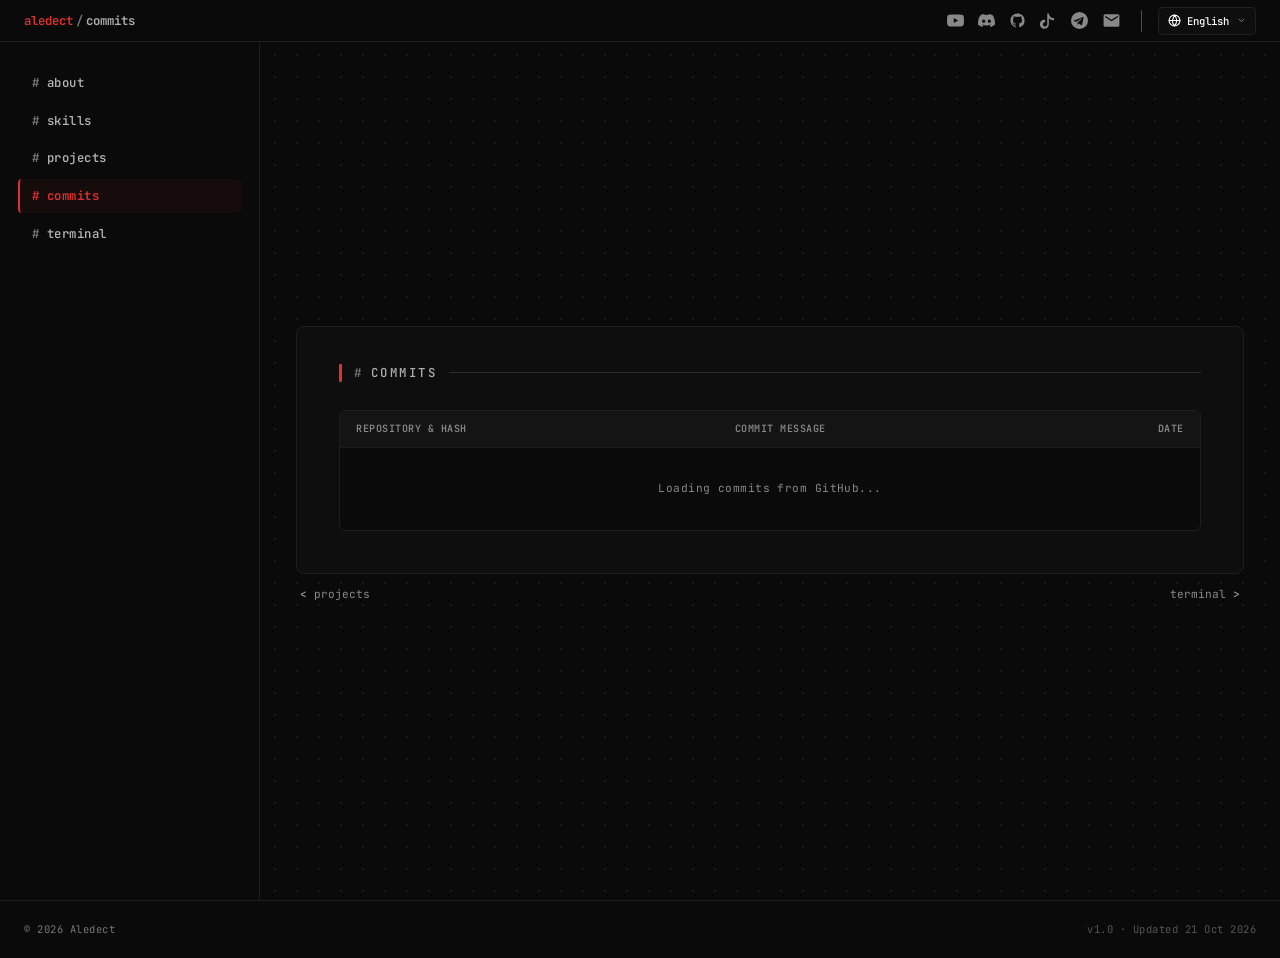
<file: commits.html>
<!DOCTYPE html>
<html lang="en">
<head>
  <meta charset="UTF-8">
  <meta name="viewport" content="width=device-width, initial-scale=1.0">
  <title>Aledect — Commits</title>
  <meta name="description" content="Recent commit history and development updates by Aledect.">

  <link rel="icon" type="image/png" href="images/favicon.png">
  <link rel="apple-touch-icon" href="images/favicon.png">

  <link rel="preconnect" href="https://fonts.googleapis.com">
  <link rel="preconnect" href="https://fonts.gstatic.com" crossorigin>
  <link href="https://fonts.googleapis.com/css2?family=JetBrains+Mono:ital,wght@0,300;0,400;0,500;0,600;0,700;1,400&family=Playfair+Display:ital,wght@0,400;0,500;0,600;0,700;1,400&display=swap" rel="stylesheet">
  
  <link rel="stylesheet" href="style.css">
</head>
<body>

  <a href="#main-content" class="skip-link">Skip to main content</a>

  <div id="google_translate_element" class="notranslate" style="display:none !important;"></div>

  <header class="top-navbar">
    <div class="nav-container">
      
      <div class="nav-brand">
        <a href="about.html" class="brand-link">
          <span class="brand-name">aledect</span><span class="brand-slash">/</span><span class="brand-sub" id="nav-brand-sub">commits</span>
        </a>
      </div>

      <div class="top-right-group">
        
        <nav class="top-social-icons" aria-label="Social Links">
          <a href="https://www.youtube.com/@Aledect" target="_blank" rel="noopener noreferrer" class="social-icon-btn" title="YouTube">
            <svg width="17" height="17" viewBox="0 0 24 24" fill="currentColor">
              <path d="M23.498 6.186a3.016 3.016 0 0 0-2.122-2.136C19.505 3.545 12 3.545 12 3.545s-7.505 0-9.377.505A3.017 3.017 0 0 0 .502 6.186C0 8.07 0 12 0 12s0 3.93.502 5.814a3.016 3.016 0 0 0 2.122 2.136c1.871.505 9.376.505 9.376.505s7.505 0 9.377-.505a3.015 3.015 0 0 0 2.122-2.136C24 15.93 24 12 24 12s0-3.93-.502-5.814zM9.545 15.568V8.432L15.818 12l-6.273 3.568z"/>
            </svg>
          </a>

          <a href="https://discord.com/invite/rMZPgAJvPF" target="_blank" rel="noopener noreferrer" class="social-icon-btn" title="Discord">
            <svg width="17" height="17" viewBox="0 0 24 24" fill="currentColor">
              <path d="M20.317 4.37a19.791 19.791 0 0 0-4.885-1.515.074.074 0 0 0-.079.037c-.21.375-.444.864-.608 1.25a18.27 18.27 0 0 0-5.487 0 12.64 12.64 0 0 0-.617-1.25.077.077 0 0 0-.079-.037A19.736 19.736 0 0 0 3.677 4.37a.07.07 0 0 0-.032.027C.533 9.046-.32 13.58.099 18.057a.082.082 0 0 0 .031.057 19.9 19.9 0 0 0 5.993 3.03.078.078 0 0 0 .084-.028c.462-.63.874-1.295 1.226-1.994.021-.041.001-.09-.041-.106a13.107 13.107 0 0 1-1.872-.892.077.077 0 0 1-.008-.128c.126-.093.252-.19.373-.287a.074.074 0 0 1 .077-.01c3.927 1.793 8.18 1.793 12.061 0a.074.074 0 0 1 .078.01c.12.098.246.198.373.288a.077.077 0 0 1-.006.127c-.598.347-1.22.646-1.873.894a.077.077 0 0 0-.041.107c.36.698.772 1.362 1.225 1.993a.076.076 0 0 0 .084.028 19.839 19.839 0 0 0 6.002-3.03.077.077 0 0 0 .032-.054c.5-5.177-.838-9.674-3.549-13.66a.061.061 0 0 0-.031-.028zM8.02 15.33c-1.183 0-2.157-1.085-2.157-2.419 0-1.333.956-2.419 2.157-2.419 1.21 0 2.176 1.096 2.157 2.42 0 1.333-.956 2.418-2.157 2.418zm7.975 0c-1.183 0-2.157-1.085-2.157-2.419 0-1.333.955-2.419 2.157-2.419 1.21 0 2.176 1.096 2.157 2.42 0 1.333-.946 2.418-2.157 2.418z"/>
            </svg>
          </a>

          <a href="https://github.com/beltraminoalessio" target="_blank" rel="noopener noreferrer" class="social-icon-btn" title="GitHub">
            <svg width="17" height="17" viewBox="0 0 24 24" fill="currentColor">
              <path fill-rule="evenodd" clip-rule="evenodd" d="M12 2C6.477 2 2 6.484 2 12.017c0 4.425 2.865 8.18 6.839 9.504.5.092.682-.217.682-.483 0-.237-.008-.868-.013-1.703-2.782.605-3.369-1.343-3.369-1.343-.454-1.158-1.11-1.466-1.11-1.466-.908-.62.069-.608.069-.608 1.003.07 1.53 1.032 1.53 1.032.892 1.53 2.341 1.088 2.91.832.092-.647.35-1.088.636-1.338-2.22-.253-4.555-1.113-4.555-4.951 0-1.093.39-1.988 1.029-2.688-.103-.253-.446-1.272.098-2.65 0 0 .84-.27 2.75 1.026A9.564 9.564 0 0112 6.844c.85.004 1.705.115 2.504.337 1.909-1.296 2.747-1.027 2.747-1.027.546 1.379.202 2.398.1 2.651.64.7 1.028 1.595 1.028 2.688 0 3.848-2.339 4.695-4.566 4.943.359.309.678.92.678 1.855 0 1.338-.012 2.419-.012 2.747 0 .268.18.58.688.482A10.019 10.019 0 0022 12.017C22 6.484 17.522 2 12 2z"/>
            </svg>
          </a>

          <a href="https://www.tiktok.com/@aledect" target="_blank" rel="noopener noreferrer" class="social-icon-btn" title="TikTok">
            <svg width="17" height="17" viewBox="0 0 24 24" fill="currentColor">
              <path d="M12.525 2.25c.062 2.32 1.36 4.3 3.327 5.342a7.1 7.1 0 0 0 3.848.888v3.3a10.36 10.36 0 0 1-3.847-.746 10.38 10.38 0 0 1-3.328-2.227v8.528a6.38 6.38 0 1 1-6.38-6.38c.376 0 .748.033 1.11.098v3.42a2.97 2.97 0 1 0-.022 5.922 2.98 2.98 0 0 0 2.972-2.98V2.25h2.32z"/>
            </svg>
          </a>

          <a href="https://t.me/aledect" target="_blank" rel="noopener noreferrer" class="social-icon-btn" title="Telegram">
            <svg width="17" height="17" viewBox="0 0 24 24" fill="currentColor">
              <path d="M11.944 0A12 12 0 0 0 0 12a12 12 0 0 0 12 12 12 12 0 0 0 12-12A12 12 0 0 0 11.944 0zm5.848 8.083l-2.127 10.03c-.158.718-.58.895-1.18.555l-3.243-2.39-1.564 1.506c-.174.174-.32.32-.655.32l.233-3.307 6.02-5.44c.262-.233-.057-.362-.407-.129l-7.44 4.685-3.206-1.003c-.697-.218-.71-.698.146-1.033l12.532-4.832c.58-.212 1.088.136.891 1.038z"/>
            </svg>
          </a>

          <a href="mailto:beltraminoalessio@gmail.com" class="social-icon-btn social-email" title="Email">
            <svg width="19" height="19" viewBox="0 0 24 24" fill="currentColor">
              <path d="M20 4H4c-1.1 0-1.99.9-1.99 2L2 18c0 1.1.9 2 2 2h16c1.1 0 2-.9 2-2V6c0-1.1-.9-2-2-2zm0 4l-8 5-8-5V6l8 5 8-5v2z"/>
            </svg>
          </a>
        </nav>

        <div class="top-nav-divider" aria-hidden="true"></div>

        <div class="custom-lang-container notranslate" id="lang-container">
          <button type="button" class="custom-lang-btn" id="lang-btn" aria-haspopup="listbox" aria-expanded="false">
            <svg class="globe-icon-svg" width="14" height="14" viewBox="0 0 24 24" fill="none" stroke="currentColor" stroke-width="2" stroke-linecap="round" stroke-linejoin="round">
              <circle cx="12" cy="12" r="10"></circle>
              <line x1="2" y1="12" x2="22" y2="12"></line>
              <path d="M12 2a15.3 15.3 0 0 1 4 10 15.3 15.3 0 0 1-4 10 15.3 15.3 0 0 1-4-10z"></path>
            </svg>
            <span class="selected-lang-label notranslate" id="current-lang-text">English</span>
            
            <svg class="dropdown-chevron-svg" width="10" height="10" viewBox="0 0 24 24" fill="none" stroke="currentColor" stroke-width="2.5" stroke-linecap="round" stroke-linejoin="round">
              <polyline points="6 9 12 15 18 9"></polyline>
            </svg>
          </button>

          <ul class="custom-dropdown-menu notranslate" id="lang-dropdown-menu" role="listbox">
            <li class="dropdown-item active notranslate" data-value="en">English</li>
            <li class="dropdown-item notranslate" data-value="it">Italiano</li>
            <li class="dropdown-item notranslate" data-value="es">Español</li>
            <li class="dropdown-item notranslate" data-value="de">Deutsch</li>
            <li class="dropdown-item notranslate" data-value="fr">Français</li>
            <li class="dropdown-item notranslate" data-value="pt">Português</li>
            <li class="dropdown-item notranslate" data-value="ru">Русский</li>
            <li class="dropdown-item notranslate" data-value="ja">日本語</li>
            <li class="dropdown-item notranslate" data-value="zh-CN">中文 (简体)</li>
            <li class="dropdown-item notranslate" data-value="ko">한국어</li>
            <li class="dropdown-item notranslate" data-value="ar">العربية</li>
            <li class="dropdown-item notranslate" data-value="tr">Türkçe</li>
            <li class="dropdown-item notranslate" data-value="nl">Nederlands</li>
            <li class="dropdown-item notranslate" data-value="pl">Polski</li>
            <li class="dropdown-item notranslate" data-value="sv">Svenska</li>
          </ul>
        </div>

      </div>
    </div>
  </header>

  <div class="app-layout">
    
    <aside class="sidebar" id="sidebar">
      <div class="sidebar-top">
        
        <nav class="nav" aria-label="Main Navigation">
          <a href="about.html" class="nav-link" data-section="about">
            <span class="nav-hash">#</span>about
          </a>
          <a href="skills.html" class="nav-link" data-section="skills">
            <span class="nav-hash">#</span>skills
          </a>
          <a href="projects.html" class="nav-link" data-section="projects">
            <span class="nav-hash">#</span>projects
          </a>
          <a href="commits.html" class="nav-link active" data-section="commits">
            <span class="nav-hash">#</span>commits
          </a>
          <a href="terminal.html" class="nav-link" data-section="terminal">
            <span class="nav-hash">#</span>terminal
          </a>
        </nav>

      </div>
    </aside>

    <div class="main-wrapper">
      <main class="main-content" id="main-content" tabindex="-1">

        <div class="content-frame">
          
          <section id="commits" class="section">
            <div class="section-header">
              <h2 class="section-title"><span class="nav-hash">#</span>commits</h2>
            </div>

            <div class="commits-table-wrap">
              <table class="commits-table">
                <thead>
                  <tr>
                    <th id="commits-th-repo">REPOSITORY & HASH</th>
                    <th id="commits-th-msg">COMMIT MESSAGE</th>
                    <th id="commits-th-date">DATE</th>
                  </tr>
                </thead>
                <tbody id="commits-tbody">
                  <tr id="commits-loading-row">
                    <td colspan="3" class="commits-status-cell">
                      <span class="commits-loading-text" id="commits-status-msg">Loading commits from GitHub...</span>
                    </td>
                  </tr>
                </tbody>
              </table>
            </div>
          </section>

        </div>

        <nav class="content-nav" aria-label="Section Navigation">
          <div class="content-nav-left">
            <a href="projects.html" class="content-nav-link prev">
              <span class="nav-arrow">&lt;</span>
              <span class="nav-label">projects</span>
            </a>
          </div>
          <div class="content-nav-right">
            <a href="terminal.html" class="content-nav-link next">
              <span class="nav-label">terminal</span>
              <span class="nav-arrow">&gt;</span>
            </a>
          </div>
        </nav>

      </main>
    </div>
  </div>

  <footer class="global-footer">
    <div class="global-footer-inner">
      <span class="footer-copyright">© 2026 Aledect</span>
      <span class="footer-version">v1.0 · Updated 21 Oct 2026</span>
    </div>
  </footer>

  <script src="script.js"></script>
</body>
</html>
</file>
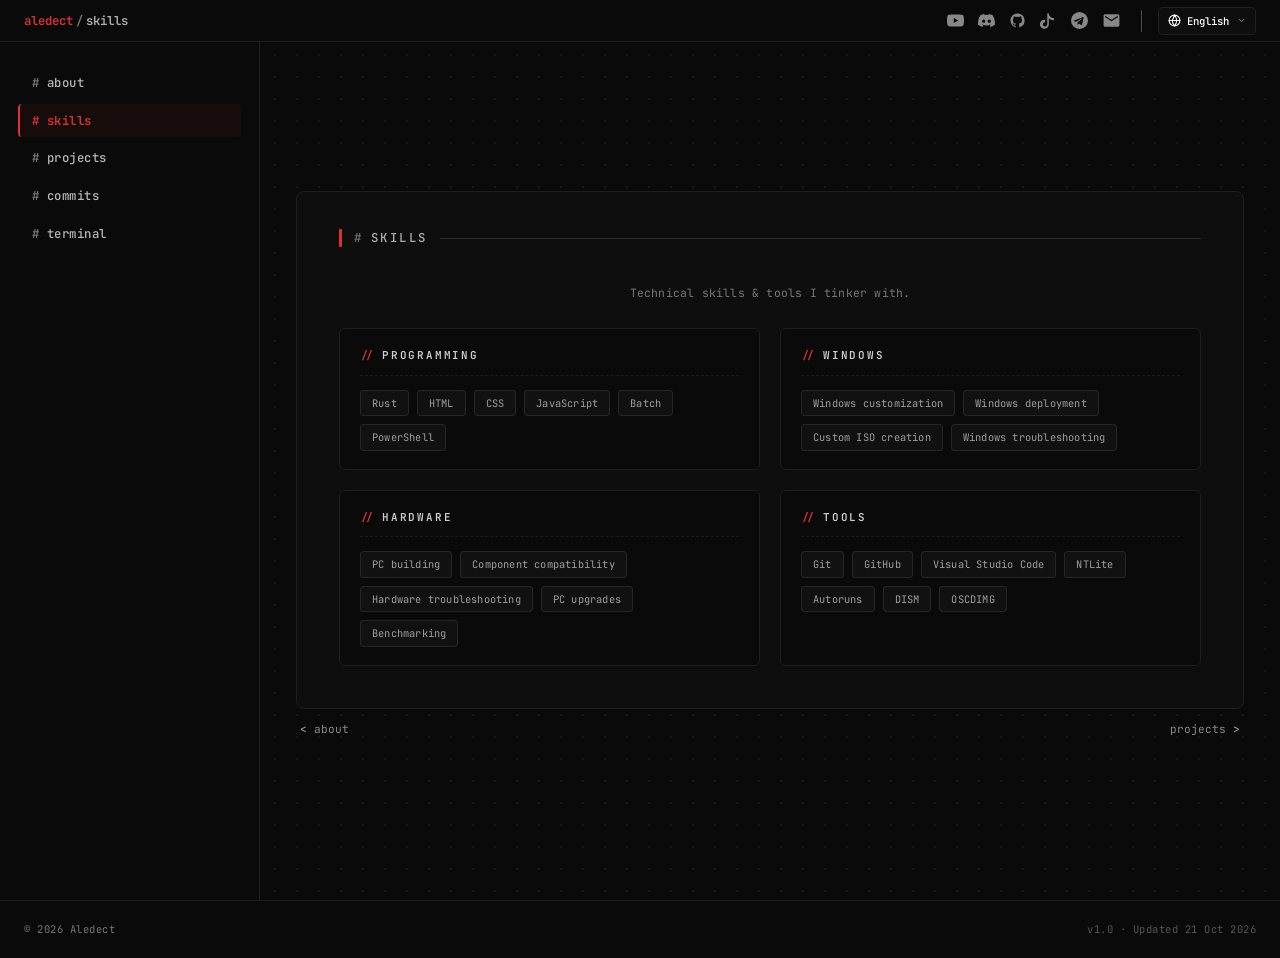
<file: skills.html>
<!DOCTYPE html>
<html lang="en">
<head>
  <meta charset="UTF-8">
  <meta name="viewport" content="width=device-width, initial-scale=1.0">
  <title>Aledect — Skills</title>
  <meta name="description" content="Technical skills, technologies, and tools used by Aledect.">

  <link rel="icon" type="image/png" href="images/favicon.png">
  <link rel="apple-touch-icon" href="images/favicon.png">

  <link rel="preconnect" href="https://fonts.googleapis.com">
  <link rel="preconnect" href="https://fonts.gstatic.com" crossorigin>
  <link href="https://fonts.googleapis.com/css2?family=JetBrains+Mono:ital,wght@0,300;0,400;0,500;0,600;0,700;1,400&family=Playfair+Display:ital,wght@0,400;0,500;0,600;0,700;1,400&display=swap" rel="stylesheet">
  
  <link rel="stylesheet" href="style.css">
</head>
<body>

  <a href="#main-content" class="skip-link">Skip to main content</a>

  <div id="google_translate_element" class="notranslate" style="display:none !important;"></div>

  <header class="top-navbar">
    <div class="nav-container">
      
      <div class="nav-brand">
        <a href="about.html" class="brand-link">
          <span class="brand-name">aledect</span><span class="brand-slash">/</span><span class="brand-sub" id="nav-brand-sub">skills</span>
        </a>
      </div>

      <div class="top-right-group">
        
        <nav class="top-social-icons" aria-label="Social Links">
          <a href="https://www.youtube.com/@Aledect" target="_blank" rel="noopener noreferrer" class="social-icon-btn" title="YouTube">
            <svg width="17" height="17" viewBox="0 0 24 24" fill="currentColor">
              <path d="M23.498 6.186a3.016 3.016 0 0 0-2.122-2.136C19.505 3.545 12 3.545 12 3.545s-7.505 0-9.377.505A3.017 3.017 0 0 0 .502 6.186C0 8.07 0 12 0 12s0 3.93.502 5.814a3.016 3.016 0 0 0 2.122 2.136c1.871.505 9.376.505 9.376.505s7.505 0 9.377-.505a3.015 3.015 0 0 0 2.122-2.136C24 15.93 24 12 24 12s0-3.93-.502-5.814zM9.545 15.568V8.432L15.818 12l-6.273 3.568z"/>
            </svg>
          </a>

          <a href="https://discord.com/invite/rMZPgAJvPF" target="_blank" rel="noopener noreferrer" class="social-icon-btn" title="Discord">
            <svg width="17" height="17" viewBox="0 0 24 24" fill="currentColor">
              <path d="M20.317 4.37a19.791 19.791 0 0 0-4.885-1.515.074.074 0 0 0-.079.037c-.21.375-.444.864-.608 1.25a18.27 18.27 0 0 0-5.487 0 12.64 12.64 0 0 0-.617-1.25.077.077 0 0 0-.079-.037A19.736 19.736 0 0 0 3.677 4.37a.07.07 0 0 0-.032.027C.533 9.046-.32 13.58.099 18.057a.082.082 0 0 0 .031.057 19.9 19.9 0 0 0 5.993 3.03.078.078 0 0 0 .084-.028c.462-.63.874-1.295 1.226-1.994.021-.041.001-.09-.041-.106a13.107 13.107 0 0 1-1.872-.892.077.077 0 0 1-.008-.128c.126-.093.252-.19.373-.287a.074.074 0 0 1 .077-.01c3.927 1.793 8.18 1.793 12.061 0a.074.074 0 0 1 .078.01c.12.098.246.198.373.288a.077.077 0 0 1-.006.127c-.598.347-1.22.646-1.873.894a.077.077 0 0 0-.041.107c.36.698.772 1.362 1.225 1.993a.076.076 0 0 0 .084.028 19.839 19.839 0 0 0 6.002-3.03.077.077 0 0 0 .032-.054c.5-5.177-.838-9.674-3.549-13.66a.061.061 0 0 0-.031-.028zM8.02 15.33c-1.183 0-2.157-1.085-2.157-2.419 0-1.333.956-2.419 2.157-2.419 1.21 0 2.176 1.096 2.157 2.42 0 1.333-.956 2.418-2.157 2.418zm7.975 0c-1.183 0-2.157-1.085-2.157-2.419 0-1.333.955-2.419 2.157-2.419 1.21 0 2.176 1.096 2.157 2.42 0 1.333-.946 2.418-2.157 2.418z"/>
            </svg>
          </a>

          <a href="https://github.com/beltraminoalessio" target="_blank" rel="noopener noreferrer" class="social-icon-btn" title="GitHub">
            <svg width="17" height="17" viewBox="0 0 24 24" fill="currentColor">
              <path fill-rule="evenodd" clip-rule="evenodd" d="M12 2C6.477 2 2 6.484 2 12.017c0 4.425 2.865 8.18 6.839 9.504.5.092.682-.217.682-.483 0-.237-.008-.868-.013-1.703-2.782.605-3.369-1.343-3.369-1.343-.454-1.158-1.11-1.466-1.11-1.466-.908-.62.069-.608.069-.608 1.003.07 1.53 1.032 1.53 1.032.892 1.53 2.341 1.088 2.91.832.092-.647.35-1.088.636-1.338-2.22-.253-4.555-1.113-4.555-4.951 0-1.093.39-1.988 1.029-2.688-.103-.253-.446-1.272.098-2.65 0 0 .84-.27 2.75 1.026A9.564 9.564 0 0112 6.844c.85.004 1.705.115 2.504.337 1.909-1.296 2.747-1.027 2.747-1.027.546 1.379.202 2.398.1 2.651.64.7 1.028 1.595 1.028 2.688 0 3.848-2.339 4.695-4.566 4.943.359.309.678.92.678 1.855 0 1.338-.012 2.419-.012 2.747 0 .268.18.58.688.482A10.019 10.019 0 0022 12.017C22 6.484 17.522 2 12 2z"/>
            </svg>
          </a>

          <a href="https://www.tiktok.com/@aledect" target="_blank" rel="noopener noreferrer" class="social-icon-btn" title="TikTok">
            <svg width="17" height="17" viewBox="0 0 24 24" fill="currentColor">
              <path d="M12.525 2.25c.062 2.32 1.36 4.3 3.327 5.342a7.1 7.1 0 0 0 3.848.888v3.3a10.36 10.36 0 0 1-3.847-.746 10.38 10.38 0 0 1-3.328-2.227v8.528a6.38 6.38 0 1 1-6.38-6.38c.376 0 .748.033 1.11.098v3.42a2.97 2.97 0 1 0-.022 5.922 2.98 2.98 0 0 0 2.972-2.98V2.25h2.32z"/>
            </svg>
          </a>

          <a href="https://t.me/aledect" target="_blank" rel="noopener noreferrer" class="social-icon-btn" title="Telegram">
            <svg width="17" height="17" viewBox="0 0 24 24" fill="currentColor">
              <path d="M11.944 0A12 12 0 0 0 0 12a12 12 0 0 0 12 12 12 12 0 0 0 12-12A12 12 0 0 0 11.944 0zm5.848 8.083l-2.127 10.03c-.158.718-.58.895-1.18.555l-3.243-2.39-1.564 1.506c-.174.174-.32.32-.655.32l.233-3.307 6.02-5.44c.262-.233-.057-.362-.407-.129l-7.44 4.685-3.206-1.003c-.697-.218-.71-.698.146-1.033l12.532-4.832c.58-.212 1.088.136.891 1.038z"/>
            </svg>
          </a>

          <a href="mailto:beltraminoalessio@gmail.com" class="social-icon-btn social-email" title="Email">
            <svg width="19" height="19" viewBox="0 0 24 24" fill="currentColor">
              <path d="M20 4H4c-1.1 0-1.99.9-1.99 2L2 18c0 1.1.9 2 2 2h16c1.1 0 2-.9 2-2V6c0-1.1-.9-2-2-2zm0 4l-8 5-8-5V6l8 5 8-5v2z"/>
            </svg>
          </a>
        </nav>

        <div class="top-nav-divider" aria-hidden="true"></div>

        <div class="custom-lang-container notranslate" id="lang-container">
          <button type="button" class="custom-lang-btn" id="lang-btn" aria-haspopup="listbox" aria-expanded="false">
            <svg class="globe-icon-svg" width="14" height="14" viewBox="0 0 24 24" fill="none" stroke="currentColor" stroke-width="2" stroke-linecap="round" stroke-linejoin="round">
              <circle cx="12" cy="12" r="10"></circle>
              <line x1="2" y1="12" x2="22" y2="12"></line>
              <path d="M12 2a15.3 15.3 0 0 1 4 10 15.3 15.3 0 0 1-4 10 15.3 15.3 0 0 1-4-10z"></path>
            </svg>
            <span class="selected-lang-label notranslate" id="current-lang-text">English</span>
            
            <svg class="dropdown-chevron-svg" width="10" height="10" viewBox="0 0 24 24" fill="none" stroke="currentColor" stroke-width="2.5" stroke-linecap="round" stroke-linejoin="round">
              <polyline points="6 9 12 15 18 9"></polyline>
            </svg>
          </button>

          <ul class="custom-dropdown-menu notranslate" id="lang-dropdown-menu" role="listbox">
            <li class="dropdown-item active notranslate" data-value="en">English</li>
            <li class="dropdown-item notranslate" data-value="it">Italiano</li>
            <li class="dropdown-item notranslate" data-value="es">Español</li>
            <li class="dropdown-item notranslate" data-value="de">Deutsch</li>
            <li class="dropdown-item notranslate" data-value="fr">Français</li>
            <li class="dropdown-item notranslate" data-value="pt">Português</li>
            <li class="dropdown-item notranslate" data-value="ru">Русский</li>
            <li class="dropdown-item notranslate" data-value="ja">日本語</li>
            <li class="dropdown-item notranslate" data-value="zh-CN">中文 (简体)</li>
            <li class="dropdown-item notranslate" data-value="ko">한국어</li>
            <li class="dropdown-item notranslate" data-value="ar">العربية</li>
            <li class="dropdown-item notranslate" data-value="tr">Türkçe</li>
            <li class="dropdown-item notranslate" data-value="nl">Nederlands</li>
            <li class="dropdown-item notranslate" data-value="pl">Polski</li>
            <li class="dropdown-item notranslate" data-value="sv">Svenska</li>
          </ul>
        </div>

      </div>
    </div>
  </header>

  <div class="app-layout">
    
    <aside class="sidebar" id="sidebar">
      <div class="sidebar-top">
        
        <nav class="nav" aria-label="Main Navigation">
          <a href="about.html" class="nav-link" data-section="about">
            <span class="nav-hash">#</span>about
          </a>
          <a href="skills.html" class="nav-link active" data-section="skills">
            <span class="nav-hash">#</span>skills
          </a>
          <a href="projects.html" class="nav-link" data-section="projects">
            <span class="nav-hash">#</span>projects
          </a>
          <a href="commits.html" class="nav-link" data-section="commits">
            <span class="nav-hash">#</span>commits
          </a>
          <a href="terminal.html" class="nav-link" data-section="terminal">
            <span class="nav-hash">#</span>terminal
          </a>
        </nav>

      </div>
    </aside>

    <div class="main-wrapper">
      <main class="main-content" id="main-content" tabindex="-1">

        <div class="content-frame">
          
          <section id="skills" class="section section-skills">
            <div class="section-header">
              <h2 class="section-title"><span class="nav-hash">#</span>skills</h2>
            </div>

            <p class="section-subtitle" id="skills-subtitle">Technical skills & tools I tinker with.</p>


            <div class="skills-grid">
              
              <div class="skills-category-card">
                <div class="skills-category-header">
                  <span class="skills-category-hash">//</span>
                  <h3 class="skills-category-title" id="cat-prog-title">PROGRAMMING</h3>
                </div>
                <div class="skills-chips-wrap">
                  <span class="skill-chip">Rust</span>
                  <span class="skill-chip">HTML</span>
                  <span class="skill-chip">CSS</span>
                  <span class="skill-chip">JavaScript</span>
                  <span class="skill-chip">Batch</span>
                  <span class="skill-chip">PowerShell</span>
                </div>
              </div>

              <div class="skills-category-card">
                <div class="skills-category-header">
                  <span class="skills-category-hash">//</span>
                  <h3 class="skills-category-title" id="cat-win-title">WINDOWS</h3>
                </div>
                <div class="skills-chips-wrap">
                  <span class="skill-chip">Windows customization</span>
                  <span class="skill-chip">Windows deployment</span>
                  <span class="skill-chip">Custom ISO creation</span>
                  <span class="skill-chip">Windows troubleshooting</span>
                </div>
              </div>

              <div class="skills-category-card">
                <div class="skills-category-header">
                  <span class="skills-category-hash">//</span>
                  <h3 class="skills-category-title" id="cat-hw-title">HARDWARE</h3>
                </div>
                <div class="skills-chips-wrap">
                  <span class="skill-chip">PC building</span>
                  <span class="skill-chip">Component compatibility</span>
                  <span class="skill-chip">Hardware troubleshooting</span>
                  <span class="skill-chip">PC upgrades</span>
                  <span class="skill-chip">Benchmarking</span>
                </div>
              </div>

              <div class="skills-category-card">
                <div class="skills-category-header">
                  <span class="skills-category-hash">//</span>
                  <h3 class="skills-category-title" id="cat-tools-title">TOOLS</h3>
                </div>
                <div class="skills-chips-wrap">
                  <span class="skill-chip">Git</span>
                  <span class="skill-chip">GitHub</span>
                  <span class="skill-chip">Visual Studio Code</span>
                  <span class="skill-chip">NTLite</span>
                  <span class="skill-chip">Autoruns</span>
                  <span class="skill-chip">DISM</span>
                  <span class="skill-chip">OSCDIMG</span>
                </div>
              </div>

            </div>
          </section>

        </div>

        <nav class="content-nav" aria-label="Section Navigation">
          <div class="content-nav-left">
            <a href="about.html" class="content-nav-link prev">
              <span class="nav-arrow">&lt;</span>
              <span class="nav-label">about</span>
            </a>
          </div>
          <div class="content-nav-right">
            <a href="projects.html" class="content-nav-link next">
              <span class="nav-label">projects</span>
              <span class="nav-arrow">&gt;</span>
            </a>
          </div>
        </nav>

      </main>
    </div>
  </div>

  <footer class="global-footer">
    <div class="global-footer-inner">
      <span class="footer-copyright">© 2026 Aledect</span>
      <span class="footer-version">v1.0 · Updated 21 Oct 2026</span>
    </div>
  </footer>

  <script src="script.js"></script>
</body>
</html>
</file>
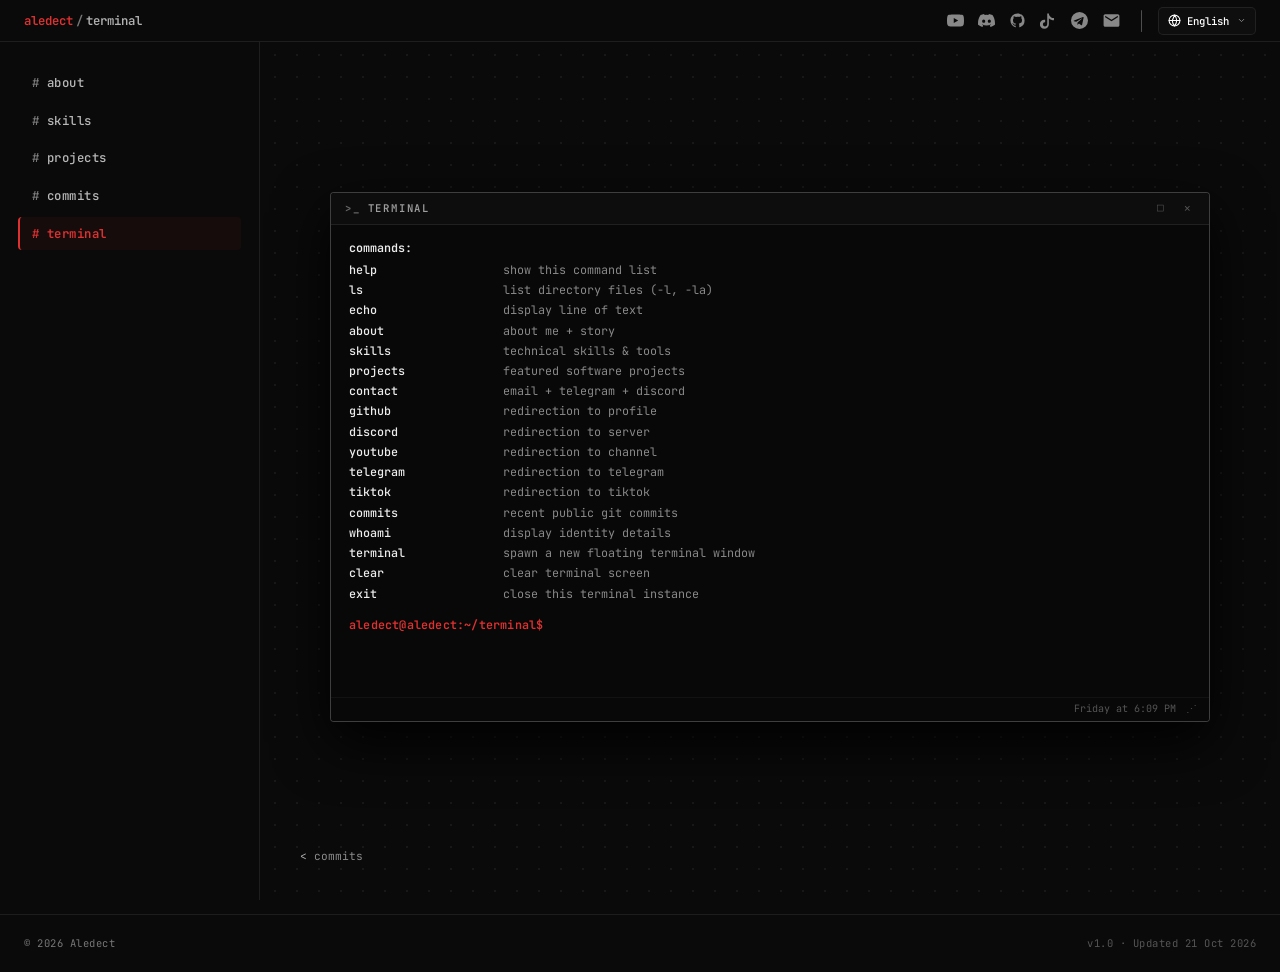
<file: terminal.html>
<!DOCTYPE html>
<html lang="en">
<head>
  <meta charset="UTF-8">
  <meta name="viewport" content="width=device-width, initial-scale=1.0">
  <title>Aledect — Terminal</title>
  <meta name="description" content="Interactive Minimal Linux Terminal CLI for Aledect. Explore info, social links, system specs, and commands.">

  <link rel="icon" type="image/png" href="images/favicon.png">
  <link rel="apple-touch-icon" href="images/favicon.png">

  <link rel="preconnect" href="https://fonts.googleapis.com">
  <link rel="preconnect" href="https://fonts.gstatic.com" crossorigin>
  <link href="https://fonts.googleapis.com/css2?family=JetBrains+Mono:ital,wght@0,300;0,400;0,500;0,600;0,700;1,400&family=Playfair+Display:ital,wght@0,400;0,500;0,600;0,700;1,400&display=swap" rel="stylesheet">
  
  <link rel="stylesheet" href="style.css">
</head>
<body>

  <a href="#main-content" class="skip-link">Skip to main content</a>

  <div id="google_translate_element" class="notranslate" style="display:none !important;"></div>

  <header class="top-navbar">
    <div class="nav-container">
      
      <div class="nav-brand">
        <a href="about.html" class="brand-link">
          <span class="brand-name">aledect</span><span class="brand-slash">/</span><span class="brand-sub" id="nav-brand-sub">terminal</span>
        </a>
      </div>

      <div class="top-right-group">
        
        <nav class="top-social-icons" aria-label="Social Links">
          <a href="https://www.youtube.com/@Aledect" target="_blank" rel="noopener noreferrer" class="social-icon-btn" title="YouTube">
            <svg width="17" height="17" viewBox="0 0 24 24" fill="currentColor">
              <path d="M23.498 6.186a3.016 3.016 0 0 0-2.122-2.136C19.505 3.545 12 3.545 12 3.545s-7.505 0-9.377.505A3.017 3.017 0 0 0 .502 6.186C0 8.07 0 12 0 12s0 3.93.502 5.814a3.016 3.016 0 0 0 2.122 2.136c1.871.505 9.376.505 9.376.505s7.505 0 9.377-.505a3.015 3.015 0 0 0 2.122-2.136C24 15.93 24 12 24 12s0-3.93-.502-5.814zM9.545 15.568V8.432L15.818 12l-6.273 3.568z"/>
            </svg>
          </a>

          <a href="https://discord.com/invite/rMZPgAJvPF" target="_blank" rel="noopener noreferrer" class="social-icon-btn" title="Discord">
            <svg width="17" height="17" viewBox="0 0 24 24" fill="currentColor">
              <path d="M20.317 4.37a19.791 19.791 0 0 0-4.885-1.515.074.074 0 0 0-.079.037c-.21.375-.444.864-.608 1.25a18.27 18.27 0 0 0-5.487 0 12.64 12.64 0 0 0-.617-1.25.077.077 0 0 0-.079-.037A19.736 19.736 0 0 0 3.677 4.37a.07.07 0 0 0-.032.027C.533 9.046-.32 13.58.099 18.057a.082.082 0 0 0 .031.057 19.9 19.9 0 0 0 5.993 3.03.078.078 0 0 0 .084-.028c.462-.63.874-1.295 1.226-1.994.021-.041.001-.09-.041-.106a13.107 13.107 0 0 1-1.872-.892.077.077 0 0 1-.008-.128c.126-.093.252-.19.373-.287a.074.074 0 0 1 .077-.01c3.927 1.793 8.18 1.793 12.061 0a.074.074 0 0 1 .078.01c.12.098.246.198.373.288a.077.077 0 0 1-.006.127c-.598.347-1.22.646-1.873.894a.077.077 0 0 0-.041.107c.36.698.772 1.362 1.225 1.993a.076.076 0 0 0 .084.028 19.839 19.839 0 0 0 6.002-3.03.077.077 0 0 0 .032-.054c.5-5.177-.838-9.674-3.549-13.66a.061.061 0 0 0-.031-.028zM8.02 15.33c-1.183 0-2.157-1.085-2.157-2.419 0-1.333.956-2.419 2.157-2.419 1.21 0 2.176 1.096 2.157 2.42 0 1.333-.956 2.418-2.157 2.418zm7.975 0c-1.183 0-2.157-1.085-2.157-2.419 0-1.333.955-2.419 2.157-2.419 1.21 0 2.176 1.096 2.157 2.42 0 1.333-.946 2.418-2.157 2.418z"/>
            </svg>
          </a>

          <a href="https://github.com/beltraminoalessio" target="_blank" rel="noopener noreferrer" class="social-icon-btn" title="GitHub">
            <svg width="17" height="17" viewBox="0 0 24 24" fill="currentColor">
              <path fill-rule="evenodd" clip-rule="evenodd" d="M12 2C6.477 2 2 6.484 2 12.017c0 4.425 2.865 8.18 6.839 9.504.5.092.682-.217.682-.483 0-.237-.008-.868-.013-1.703-2.782.605-3.369-1.343-3.369-1.343-.454-1.158-1.11-1.466-1.11-1.466-.908-.62.069-.608.069-.608 1.003.07 1.53 1.032 1.53 1.032.892 1.53 2.341 1.088 2.91.832.092-.647.35-1.088.636-1.338-2.22-.253-4.555-1.113-4.555-4.951 0-1.093.39-1.988 1.029-2.688-.103-.253-.446-1.272.098-2.65 0 0 .84-.27 2.75 1.026A9.564 9.564 0 0112 6.844c.85.004 1.705.115 2.504.337 1.909-1.296 2.747-1.027 2.747-1.027.546 1.379.202 2.398.1 2.651.64.7 1.028 1.595 1.028 2.688 0 3.848-2.339 4.695-4.566 4.943.359.309.678.92.678 1.855 0 1.338-.012 2.419-.012 2.747 0 .268.18.58.688.482A10.019 10.019 0 0022 12.017C22 6.484 17.522 2 12 2z"/>
            </svg>
          </a>

          <a href="https://www.tiktok.com/@aledect" target="_blank" rel="noopener noreferrer" class="social-icon-btn" title="TikTok">
            <svg width="17" height="17" viewBox="0 0 24 24" fill="currentColor">
              <path d="M12.525 2.25c.062 2.32 1.36 4.3 3.327 5.342a7.1 7.1 0 0 0 3.848.888v3.3a10.36 10.36 0 0 1-3.847-.746 10.38 10.38 0 0 1-3.328-2.227v8.528a6.38 6.38 0 1 1-6.38-6.38c.376 0 .748.033 1.11.098v3.42a2.97 2.97 0 1 0-.022 5.922 2.98 2.98 0 0 0 2.972-2.98V2.25h2.32z"/>
            </svg>
          </a>

          <a href="https://t.me/aledect" target="_blank" rel="noopener noreferrer" class="social-icon-btn" title="Telegram">
            <svg width="17" height="17" viewBox="0 0 24 24" fill="currentColor">
              <path d="M11.944 0A12 12 0 0 0 0 12a12 12 0 0 0 12 12 12 12 0 0 0 12-12A12 12 0 0 0 11.944 0zm5.848 8.083l-2.127 10.03c-.158.718-.58.895-1.18.555l-3.243-2.39-1.564 1.506c-.174.174-.32.32-.655.32l.233-3.307 6.02-5.44c.262-.233-.057-.362-.407-.129l-7.44 4.685-3.206-1.003c-.697-.218-.71-.698.146-1.033l12.532-4.832c.58-.212 1.088.136.891 1.038z"/>
            </svg>
          </a>

          <a href="mailto:beltraminoalessio@gmail.com" class="social-icon-btn social-email" title="Email">
            <svg width="19" height="19" viewBox="0 0 24 24" fill="currentColor">
              <path d="M20 4H4c-1.1 0-1.99.9-1.99 2L2 18c0 1.1.9 2 2 2h16c1.1 0 2-.9 2-2V6c0-1.1-.9-2-2-2zm0 4l-8 5-8-5V6l8 5 8-5v2z"/>
            </svg>
          </a>
        </nav>

        <div class="top-nav-divider" aria-hidden="true"></div>

        <div class="custom-lang-container notranslate" id="lang-container">
          <button type="button" class="custom-lang-btn" id="lang-btn" aria-haspopup="listbox" aria-expanded="false">
            <svg class="globe-icon-svg" width="14" height="14" viewBox="0 0 24 24" fill="none" stroke="currentColor" stroke-width="2" stroke-linecap="round" stroke-linejoin="round">
              <circle cx="12" cy="12" r="10"></circle>
              <line x1="2" y1="12" x2="22" y2="12"></line>
              <path d="M12 2a15.3 15.3 0 0 1 4 10 15.3 15.3 0 0 1-4 10 15.3 15.3 0 0 1-4-10z"></path>
            </svg>
            <span class="selected-lang-label notranslate" id="current-lang-text">English</span>
            
            <svg class="dropdown-chevron-svg" width="10" height="10" viewBox="0 0 24 24" fill="none" stroke="currentColor" stroke-width="2.5" stroke-linecap="round" stroke-linejoin="round">
              <polyline points="6 9 12 15 18 9"></polyline>
            </svg>
          </button>

          <ul class="custom-dropdown-menu notranslate" id="lang-dropdown-menu" role="listbox">
            <li class="dropdown-item active notranslate" data-value="en">English</li>
            <li class="dropdown-item notranslate" data-value="it">Italiano</li>
            <li class="dropdown-item notranslate" data-value="es">Español</li>
            <li class="dropdown-item notranslate" data-value="de">Deutsch</li>
            <li class="dropdown-item notranslate" data-value="fr">Français</li>
            <li class="dropdown-item notranslate" data-value="pt">Português</li>
            <li class="dropdown-item notranslate" data-value="ru">Русский</li>
            <li class="dropdown-item notranslate" data-value="ja">日本語</li>
            <li class="dropdown-item notranslate" data-value="zh-CN">中文 (简体)</li>
            <li class="dropdown-item notranslate" data-value="ko">한국어</li>
            <li class="dropdown-item notranslate" data-value="ar">العربية</li>
            <li class="dropdown-item notranslate" data-value="tr">Türkçe</li>
            <li class="dropdown-item notranslate" data-value="nl">Nederlands</li>
            <li class="dropdown-item notranslate" data-value="pl">Polski</li>
            <li class="dropdown-item notranslate" data-value="sv">Svenska</li>
          </ul>
        </div>

      </div>
    </div>
  </header>

  <div class="app-layout">
    
    <aside class="sidebar" id="sidebar">
      <div class="sidebar-top">
        
        <nav class="nav" aria-label="Main Navigation">
          <a href="about.html" class="nav-link" data-section="about">
            <span class="nav-hash">#</span>about
          </a>
          <a href="skills.html" class="nav-link" data-section="skills">
            <span class="nav-hash">#</span>skills
          </a>
          <a href="projects.html" class="nav-link" data-section="projects">
            <span class="nav-hash">#</span>projects
          </a>
          <a href="commits.html" class="nav-link" data-section="commits">
            <span class="nav-hash">#</span>commits
          </a>
          <a href="terminal.html" class="nav-link active" data-section="terminal">
            <span class="nav-hash">#</span>terminal
          </a>
        </nav>

      </div>
    </aside>

    <div class="main-wrapper">
      <main class="main-content" id="main-content" tabindex="-1">

        <div class="terminal-workspace notranslate" id="terminal-workspace" translate="no"></div>

        <nav class="content-nav" aria-label="Section Navigation">
          <div class="content-nav-left">
            <a href="commits.html" class="content-nav-link prev">
              <span class="nav-arrow">&lt;</span>
              <span class="nav-label">commits</span>
            </a>
          </div>
          <div class="content-nav-right"></div>
        </nav>

      </main>
    </div>
  </div>

  <footer class="global-footer">
    <div class="global-footer-inner">
      <span class="footer-copyright">© 2026 Aledect</span>
      <span class="footer-version">v1.0 · Updated 21 Oct 2026</span>
    </div>
  </footer>

  <script src="script.js"></script>
</body>
</html>
</file>
<file: style.css>
:root {
  --bg:           #0a0a0a;
  --surface:      #0e0e0e;
  --surface2:     #141414;
  --border:       #1e1e1e;
  --border-hover: #333333;
  --text:         #ededed;
  --text-muted:   #888888;
  --muted-dark:   #555555;
  --accent:       #E03131;
  --brand-cyan:   #E03131;

  --navbar-height: 42px;
  --sidebar-width: 260px;
  --font-mono: 'JetBrains Mono', Consolas, Monaco, monospace;
  --font-serif: 'Playfair Display', Georgia, 'Times New Roman', serif;
  --transition-fast: all 150ms ease;
}

*, *::before, *::after {
  box-sizing: border-box;
  margin: 0;
  padding: 0;
}

html {
  scroll-behavior: smooth;
  background-color: var(--bg);
  color: var(--text);
  font-family: var(--font-mono);
  font-size: 14px;
  line-height: 1.6;
}

body {
  background-color: #0a0a0a;
  background-image: radial-gradient(circle, rgba(255, 255, 255, 0.06) 1px, transparent 1px);
  background-size: 22px 22px;
  background-position: 0 0;
  background-attachment: fixed;
  min-height: 100vh;
  display: flex;
  flex-direction: column;
  overflow-x: hidden;
  color: var(--text);
  top: 0px !important;
  position: static !important;
}

a {
  color: inherit;
  text-decoration: none;
  transition: var(--transition-fast);
}

/* Focus management: suppress outline on programmatic targets, retain on interactive controls */
.skip-link {
  position: fixed;
  top: -100px;
  left: 16px;
  background-color: var(--accent);
  color: #ffffff;
  padding: 8px 16px;
  z-index: 10000;
  font-family: var(--font-mono);
  font-size: 0.8rem;
  font-weight: 600;
  border-radius: 4px;
  transition: top 150ms ease;
  text-decoration: none;
  box-shadow: 0 4px 12px rgba(0, 0, 0, 0.5);
}

.skip-link:focus,
.skip-link:focus-visible {
  top: 8px;
  outline: 2px solid #ffffff;
  outline-offset: 2px;
}

:focus:not(:focus-visible) {
  outline: none;
}

main:focus,
main:focus-visible,
section:focus,
section:focus-visible,
article:focus,
article:focus-visible,
aside:focus,
aside:focus-visible,
div:focus,
div:focus-visible,
body:focus,
body:focus-visible,
[tabindex="-1"]:focus,
[tabindex="-1"]:focus-visible,
.main-content:focus,
.main-content:focus-visible,
.main-wrapper:focus,
.main-wrapper:focus-visible,
.terminal-workspace:focus,
.terminal-workspace:focus-visible,
.minimal-term-window:focus,
.minimal-term-window:focus-visible,
.term-body:focus,
.term-body:focus-visible {
  outline: none !important;
}

a:focus-visible,
button:focus-visible,
input:focus-visible,
select:focus-visible,
textarea:focus-visible,
[role="button"]:focus-visible,
[role="link"]:focus-visible,
[role="menuitem"]:focus-visible,
[role="option"]:focus-visible,
[tabindex]:not([tabindex="-1"]):focus-visible {
  outline: 2px solid var(--accent);
  outline-offset: 2px;
  border-radius: 3px;
}

.nav-link:focus-visible {
  outline: 2px solid var(--accent);
  outline-offset: 2px;
  color: #ffffff;
  background-color: rgba(255, 255, 255, 0.05);
}

.custom-lang-btn:focus-visible {
  outline: 2px solid var(--accent);
  outline-offset: 2px;
  border-color: var(--accent);
}

.dropdown-item:focus,
.dropdown-item:focus-visible {
  outline: none;
  background-color: #2a2a2a;
  color: #ffffff;
}

.social-icon-btn:focus-visible {
  outline: 2px solid var(--accent);
  outline-offset: 2px;
  color: #ffffff;
}

.about-btn:focus-visible,
.project-btn:focus-visible {
  outline: 2px solid #ffffff;
  outline-offset: 2px;
}

.content-nav-link:focus-visible {
  outline: 2px solid var(--accent);
  outline-offset: 4px;
  color: #ffffff;
}

.commit-row:focus-visible {
  outline: 2px solid var(--accent);
  outline-offset: -1px;
  background-color: rgba(255, 255, 255, 0.07);
}

.term-btn-clean:focus-visible {
  outline: 2px solid var(--accent);
  outline-offset: 1px;
}

.term-input:focus-visible {
  outline: none;
}


/* Suppress injected Google Translate DOM elements */
.goog-te-banner-frame,
.goog-te-banner,
.skiptranslate,
#goog-gt-tt,
.goog-te-balloon-frame,
.goog-text-highlight,
.goog-te-spinner-pos {
  display: none !important;
  visibility: hidden !important;
  opacity: 0 !important;
  height: 0 !important;
  width: 0 !important;
  position: absolute !important;
  left: -9999px !important;
  top: -9999px !important;
  pointer-events: none !important;
}

#google_translate_element {
  display: none !important;
  visibility: hidden !important;
  width: 0 !important;
  height: 0 !important;
}

.notranslate {
  translate: no !important;
}

.top-navbar {
  position: fixed;
  top: 0;
  left: 0;
  width: 100%;
  height: var(--navbar-height);
  background-color: var(--bg);
  border-bottom: 1px solid var(--border);
  z-index: 1000;
  display: flex;
  align-items: center;
  padding: 0 24px;
}

.nav-container {
  width: 100%;
  display: flex;
  align-items: center;
  justify-content: space-between;
}

.brand-link {
  font-size: 0.88rem;
  font-weight: 600;
  color: var(--text);
  display: flex;
  align-items: center;
  font-family: var(--font-mono);
}

.brand-name {
  color: var(--accent);
}

.brand-slash {
  color: #777777;
  margin: 0 3px;
}

.brand-sub {
  color: #b0b0b0;
}

.top-right-group {
  display: flex;
  align-items: center;
  gap: 8px;
}

.top-social-icons {
  display: flex;
  align-items: center;
  gap: 6px;
}

.social-icon-btn {
  color: var(--text-muted);
  background: transparent;
  border: none;
  display: inline-flex;
  align-items: center;
  justify-content: center;
  padding: 4px;
  transition: color 150ms ease;
  flex-shrink: 0;
  text-decoration: none;
}

.social-icon-btn:hover {
  color: #ffffff;
  background: transparent;
  border: none;
}

.social-icon-btn svg {
  width: 17px;
  height: 17px;
  display: block;
  flex-shrink: 0;
  shape-rendering: geometricPrecision;
  transition: transform 150ms ease;
}

/* Optical size compensation */
.social-icon-btn.social-email svg {
  width: 19px;
  height: 19px;
}

.social-icon-btn:hover svg {
  transform: scale(1.08);
}

.top-nav-divider {
  width: 1px;
  height: 22px;
  background-color: rgba(255, 255, 255, 0.28);
  margin: 0 8px;
  flex-shrink: 0;
  border-radius: 1px;
}

.custom-lang-container {
  position: relative;
  display: inline-block;
}

.custom-lang-btn {
  display: inline-flex;
  align-items: center;
  gap: 6px;
  background-color: #0e0e0e;
  border: 1px solid rgba(255, 255, 255, 0.08);
  border-radius: 5px;
  padding: 0 9px;
  height: 28px;
  transition: all 150ms ease;
  cursor: pointer;
  outline: none;
}

.custom-lang-btn:hover,
.custom-lang-container.open .custom-lang-btn {
  border-color: rgba(255, 255, 255, 0.22);
  background-color: #141414;
}

.globe-icon-svg {
  color: #ffffff;
  flex-shrink: 0;
  display: block;
  width: 13px;
  height: 13px;
  shape-rendering: geometricPrecision;
}

.selected-lang-label {
  color: #ffffff;
  font-family: var(--font-mono);
  font-size: 0.76rem;
  font-weight: 500;
  pointer-events: none;
}

.dropdown-chevron-svg {
  color: #888888;
  flex-shrink: 0;
  display: block;
  width: 9px;
  height: 9px;
  pointer-events: none;
  margin-left: 2px;
  transition: transform 150ms ease, color 150ms ease;
  shape-rendering: geometricPrecision;
}

.custom-lang-container.open .dropdown-chevron-svg {
  transform: rotate(180deg);
  color: #ffffff;
}

.custom-dropdown-menu {
  position: absolute;
  top: calc(100% + 4px);
  left: 0;
  min-width: 100%;
  width: max-content;
  max-height: 260px;
  overflow-y: auto;
  background-color: #0c0c0c;
  border: 1px solid rgba(255, 255, 255, 0.1);
  border-radius: 5px;
  box-shadow: 0 8px 24px rgba(0, 0, 0, 0.95);
  list-style: none;
  padding: 3px 0;
  margin: 0;
  z-index: 1000;
  display: none;
  opacity: 0;
  transform: translateY(-2px);
  transition: opacity 100ms ease, transform 100ms ease;

  scrollbar-width: thin;
  scrollbar-color: #333333 #0c0c0c;
}

.custom-dropdown-menu::-webkit-scrollbar {
  width: 5px;
}

.custom-dropdown-menu::-webkit-scrollbar-track {
  background: #0c0c0c;
  border-radius: 4px;
}

.custom-dropdown-menu::-webkit-scrollbar-thumb {
  background: #2a2a2a;
  border-radius: 4px;
}

.custom-dropdown-menu::-webkit-scrollbar-thumb:hover {
  background: #444444;
}

.custom-lang-container.open .custom-dropdown-menu {
  display: block;
  opacity: 1;
  transform: translateY(0);
}

.dropdown-item {
  padding: 6px 12px;
  font-family: var(--font-mono);
  font-size: 0.78rem;
  color: #888888;
  cursor: pointer;
  transition: var(--transition-fast);
  display: flex;
  align-items: center;
  justify-content: space-between;
  white-space: nowrap;
}

.dropdown-item:hover {
  background-color: #1a1a1a;
  color: #ffffff;
}

.dropdown-item.active {
  color: #ffffff;
  background-color: #222222;
  font-weight: 600;
}

.app-layout {
  display: flex;
  flex: 1 0 auto;
  min-height: calc(100vh - var(--navbar-height));
  width: 100%;
  margin-top: var(--navbar-height);
  position: relative;
}

.sidebar {
  position: fixed;
  top: var(--navbar-height);
  left: 0;
  width: var(--sidebar-width);
  height: calc(100vh - var(--navbar-height));
  background-color: var(--bg);
  border-right: 1px solid var(--border);
  display: flex;
  flex-direction: column;
  justify-content: flex-start;
  align-items: center;
  text-align: center;
  padding: 24px 18px;
  z-index: 100;
}

.sidebar-top {
  display: flex;
  flex-direction: column;
  align-items: center;
  width: 100%;
  gap: 20px;
}

.nav {
  display: flex;
  flex-direction: column;
  gap: 4px;
  width: 100%;
}

.nav-link {
  color: #b8b8b8;
  font-size: 0.88rem;
  font-weight: 500;
  letter-spacing: 0.5px;
  display: flex;
  align-items: center;
  justify-content: flex-start;
  gap: 6px;
  transition: all 150ms ease;
  padding: 7px 12px;
  width: 100%;
  background: transparent;
  border: none;
  border-left: 2px solid transparent;
  border-radius: 4px;
  font-family: var(--font-mono);
  text-decoration: none;
  cursor: pointer;
}

.nav-hash {
  color: #828282;
  margin-right: 1px;
  transition: all 150ms ease;
}

.nav-link:hover {
  color: #ededed;
  background-color: rgba(255, 255, 255, 0.05);
  border-left-color: rgba(255, 255, 255, 0.2);
}

.nav-link:hover .nav-hash {
  color: #b0b0b0;
}

.nav-link.active {
  color: var(--accent);
  background-color: rgba(224, 49, 49, 0.06);
  border-left: 2px solid var(--accent);
  font-weight: 600;
}

.nav-link.active .nav-hash {
  color: var(--accent);
}

.nav-link.active:hover {
  color: var(--accent);
  background-color: rgba(224, 49, 49, 0.09);
  border-left-color: var(--accent);
}

.main-wrapper {
  margin-left: var(--sidebar-width);
  width: calc(100% - var(--sidebar-width));
  display: flex;
  flex-direction: column;
  justify-content: center;
  align-items: center;
  flex: 1;
  padding: 36px 36px 48px 36px;
  box-sizing: border-box;
}

.main-content {
  width: 100%;
  max-width: 1260px;
  margin: auto 0;
  display: flex;
  flex-direction: column;
  align-items: center;
  text-align: center;
  box-sizing: border-box;
}

.content-frame {
  width: 100%;
  background-color: var(--surface);
  border: 1px solid var(--border);
  border-radius: 8px;
  padding: 36px 42px 42px 42px;
  display: flex;
  flex-direction: column;
  align-items: center;
  gap: 32px;
}

.section {
  width: 100%;
  display: flex;
  flex-direction: column;
  align-items: center;
  text-align: center;
  scroll-margin-top: 90px;
}

.section-header {
  width: 100%;
  display: flex;
  align-items: center;
  gap: 12px;
  margin-bottom: 28px;
  border-bottom: none;
  padding-bottom: 0;
}

.section-header::before {
  content: '';
  display: block;
  width: 3px;
  height: 18px;
  background-color: var(--accent);
  flex-shrink: 0;
  border-radius: 1px;
}

.section-title {
  font-family: var(--font-mono);
  font-size: 0.88rem;
  font-weight: 500;
  letter-spacing: 2.5px;
  color: #b0b0b0;
  text-transform: uppercase;
  display: flex;
  align-items: center;
  gap: 6px;
  margin: 0;
  white-space: nowrap;
  flex-shrink: 0;
}

.section-title .nav-hash {
  color: #777777;
}

.section-header::after {
  content: '';
  flex: 1;
  height: 1px;
  background-color: #2a2a2a;
}

.subsection-label {
  font-size: 0.8rem;
  font-weight: 600;
  letter-spacing: 0.08em;
  color: var(--text-muted);
  text-transform: uppercase;
  margin-top: 32px;
  margin-bottom: 16px;
  text-align: center;
  width: 100%;
}

.section-about {
  width: 100%;
  display: flex;
  flex-direction: column;
  align-items: stretch;
  text-align: left;
  gap: 28px;
}

.about-top-grid {
  display: flex;
  gap: 40px;
  width: 100%;
  align-items: flex-start;
}

.about-left-col {
  width: 190px;
  flex-shrink: 0;
  display: flex;
  flex-direction: column;
  align-items: center;
  gap: 16px;
}

.about-avatar-wrapper {
  position: relative;
  width: 180px;
  height: 180px;
  border-radius: 50%;
}

.about-avatar-img {
  width: 100%;
  height: 100%;
  object-fit: cover;
  display: block;
  border-radius: 50%;
  border: 1px solid #2a2a2a;
  background-color: #1a1a1a;
}

.about-tech-badges {
  display: flex;
  flex-wrap: wrap;
  justify-content: center;
  gap: 6px;
  width: 180px;
}

.tech-badge {
  font-family: var(--font-mono);
  font-size: 10px;
  background-color: #1a1a1a;
  border: 1px solid #2a2a2a;
  color: #888888;
  padding: 3px 8px;
  border-radius: 4px;
}

.about-right-col {
  flex: 1;
  display: flex;
  flex-direction: column;
  align-items: flex-start;
  text-align: left;
  gap: 15px;
}

.about-name {
  font-family: var(--font-serif);
  font-size: 2.7rem;
  font-weight: 400;
  color: #e0e0e0;
  line-height: 1.1;
  margin: 0;
}

.about-role {
  font-family: var(--font-mono);
  font-size: 11px;
  letter-spacing: 2.5px;
  text-transform: uppercase;
  color: #555555;
}

.about-bio-box {
  border-left: 2px solid #2e2e2e;
  padding-left: 18px;
  display: flex;
  flex-direction: column;
  gap: 13px;
}

.about-bio-box p {
  font-family: var(--font-mono);
  font-size: 13.5px;
  line-height: 1.95;
  color: #909090;
  margin: 0;
}

.about-buttons-row {
  display: flex;
  align-items: center;
  gap: 12px;
  margin-top: 6px;
}

.about-btn {
  font-family: var(--font-mono);
  font-size: 12px;
  padding: 8px 18px;
  border-radius: 6px;
  transition: all 150ms ease;
  cursor: pointer;
  text-decoration: none;
  display: inline-flex;
  align-items: center;
  justify-content: center;
  gap: 7px;
}

.btn-github-icon {
  width: 18px;
  height: 18px;
  flex-shrink: 0;
  display: block;
}

.about-btn-github {
  background-color: #E03131;
  color: #ffffff;
  border: 1px solid #E03131;
}

.about-btn-github:hover {
  background-color: #f03e3e;
  border-color: #f03e3e;
  color: #ffffff;
}

.btn-telegram-icon {
  width: 16px;
  height: 16px;
  flex-shrink: 0;
  display: block;
}

.about-btn-telegram {
  background-color: transparent;
  border: 1px solid #2a2a2a;
  color: #888888;
}

.about-btn-telegram:hover {
  border-color: #444444;
  color: #e0e0e0;
  background-color: rgba(255, 255, 255, 0.04);
}

.section-skills {
  width: 100%;
  display: flex;
  flex-direction: column;
  align-items: stretch;
  gap: 20px;
}

.section-subtitle {
  font-family: var(--font-mono);
  font-size: 0.82rem;
  color: #777777;
  margin: -12px 0 6px 0;
  line-height: 1.6;
  letter-spacing: 0.2px;
}

.skills-grid {
  display: grid;
  grid-template-columns: repeat(2, 1fr);
  gap: 20px;
  width: 100%;
}

.skills-category-card {
  background-color: var(--bg);
  border: 1px solid var(--border);
  border-radius: 6px;
  padding: 18px 20px;
  display: flex;
  flex-direction: column;
  gap: 14px;
  transition: border-color 200ms ease, background-color 200ms ease;
  box-sizing: border-box;
}

.skills-category-card:hover {
  border-color: rgba(255, 255, 255, 0.16);
  background-color: rgba(255, 255, 255, 0.015);
}

.skills-category-header {
  display: flex;
  align-items: center;
  gap: 8px;
  border-bottom: 1px dashed rgba(255, 255, 255, 0.07);
  padding-bottom: 10px;
}

.skills-category-hash {
  font-family: var(--font-mono);
  font-size: 0.78rem;
  color: var(--accent);
  font-weight: 600;
}

.skills-category-title {
  font-family: var(--font-mono);
  font-size: 0.78rem;
  font-weight: 600;
  letter-spacing: 1.8px;
  color: #cfcfcf;
  margin: 0;
  text-transform: uppercase;
}

.skills-chips-wrap {
  display: flex;
  flex-wrap: wrap;
  gap: 8px;
  align-items: center;
}

.skill-chip {
  font-family: var(--font-mono);
  font-size: 0.74rem;
  color: #a0a0a0;
  background-color: rgba(255, 255, 255, 0.03);
  border: 1px solid rgba(255, 255, 255, 0.09);
  padding: 5px 11px;
  border-radius: 4px;
  transition: all 160ms ease;
  user-select: none;
  display: inline-block;
  line-height: 1.4;
  letter-spacing: 0.2px;
}

.skill-chip:hover {
  color: #ffffff;
  background-color: rgba(255, 255, 255, 0.07);
  border-color: rgba(255, 255, 255, 0.22);
  transform: translateY(-1px);
}

@media (max-width: 768px) {
  .skills-grid {
    grid-template-columns: 1fr;
    gap: 16px;
  }
  .skills-category-card {
    padding: 16px;
  }
  .skill-chip {
    font-size: 0.72rem;
    padding: 4px 9px;
  }
}


.projects-grid {
  display: flex;
  flex-direction: column;
  gap: 24px;
  width: 100%;
}

.project-card {
  background-color: var(--bg);
  border: 1px solid var(--border);
  border-radius: 8px;
  overflow: hidden;
  display: flex;
  flex-direction: row;
  align-items: stretch;
  text-align: left;
  transition: border-color 220ms ease, box-shadow 220ms ease, transform 220ms ease;
  width: 100%;
}

.project-card:hover {
  border-color: var(--accent);
  box-shadow: 0 0 24px rgba(224, 49, 49, 0.18);
  transition: border-color 350ms ease, box-shadow 350ms ease;
}

.project-image-wrap {
  width: 320px;
  min-width: 280px;
  max-width: 340px;
  min-height: 200px;
  background-color: #101010;
  position: relative;
  overflow: hidden;
  border-right: 1px solid var(--border);
  border-bottom: none;
  flex-shrink: 0;
  display: flex;
  align-items: center;
  justify-content: center;
}

.project-img {
  width: 100%;
  height: 100%;
  object-fit: cover;
  opacity: 0.85;
  transition: var(--transition-fast);
}

.project-img-zoom {
  transform: scale(1.55) translateY(8px);
  transform-origin: center center;
}

.project-card:hover .project-img {
  opacity: 1;
}

.project-card:hover .project-img-zoom {
  transform: scale(1.55) translateY(8px);
  opacity: 1;
}

.project-placeholder-wrap {
  display: flex;
  align-items: center;
  justify-content: center;
  background-color: #0b0b0b;
  background-image: radial-gradient(circle, rgba(255, 255, 255, 0.04) 1px, transparent 1px);
  background-size: 16px 16px;
}

.placeholder-qmark {
  font-family: var(--font-mono);
  font-size: 2.8rem;
  font-weight: 700;
  color: #2e2e2e;
  transition: color 250ms ease, text-shadow 250ms ease;
  user-select: none;
}

.project-card:hover .placeholder-qmark {
  color: var(--accent);
  text-shadow: 0 0 16px rgba(224, 49, 49, 0.35);
}

.btn-disabled {
  opacity: 0.45;
  cursor: default;
  pointer-events: none;
  border-style: dashed;
}

.img-badge {
  position: absolute;
  top: 10px;
  right: 10px;
  font-size: 0.7rem;
  background-color: rgba(8, 8, 8, 0.85);
  color: var(--text-muted);
  border: 1px solid var(--border);
  border-radius: 4px;
  padding: 2px 8px;
}

.code-preview-box {
  display: flex;
  flex-direction: column;
  padding: 14px;
  background-color: #0b0b0b;
  text-align: left;
}

.mock-code-header {
  display: flex;
  align-items: center;
  gap: 6px;
  margin-bottom: 8px;
  border-bottom: 1px solid #1a1a1a;
  padding-bottom: 6px;
}

.dot {
  width: 8px;
  height: 8px;
  border-radius: 50%;
}
.dot.red { background-color: #ff5f56; }
.dot.yellow { background-color: #ffbd2e; }
.dot.green { background-color: #27c93f; }

.mock-file {
  font-size: 0.7rem;
  color: var(--muted-dark);
  margin-left: 4px;
}

.mock-code {
  font-size: 0.72rem;
  color: var(--text-muted);
  font-family: var(--font-mono);
  line-height: 1.45;
  white-space: pre-wrap;
  overflow: hidden;
}

.project-body {
  padding: 26px 30px;
  display: flex;
  flex-direction: column;
  align-items: flex-start;
  text-align: left;
  justify-content: center;
  gap: 14px;
  width: 100%;
  flex: 1;
}

.project-meta-top {
  display: flex;
  align-items: center;
  justify-content: flex-start;
  gap: 8px;
  width: 100%;
}

.project-name {
  font-size: 1.12rem;
  font-weight: 600;
  color: var(--text);
  text-align: left;
}

.project-summary {
  font-size: 0.84rem;
  color: var(--text-muted);
  line-height: 1.6;
  text-align: left;
}

.tech-tags {
  display: flex;
  flex-wrap: wrap;
  justify-content: flex-start;
  gap: 6px;
  width: 100%;
}

.tag {
  font-size: 0.7rem;
  background-color: var(--surface2);
  color: var(--text-muted);
  border: 1px solid var(--border);
  border-radius: 4px;
  padding: 3px 8px;
}

.project-actions {
  display: flex;
  justify-content: flex-start;
  gap: 12px;
  margin-top: 6px;
  width: 100%;
}

.btn {
  display: inline-flex;
  align-items: center;
  justify-content: center;
  padding: 6px 14px;
  font-family: var(--font-mono);
  font-size: 0.78rem;
  font-weight: 500;
  cursor: pointer;
  transition: var(--transition-fast);
  text-decoration: none;
  border-radius: 4px;
}

.btn-primary {
  background-color: var(--text);
  color: var(--bg);
  border: 1px solid var(--text);
}

.btn-primary:hover {
  background-color: #ffffff;
  color: #000000;
}

.btn-secondary {
  background-color: transparent;
  border: 1px solid var(--border);
  color: var(--text-muted);
}

.btn-secondary:hover {
  border-color: var(--border-hover);
  color: var(--text);
}

.full-width-btn {
  width: 100%;
  text-align: center;
  padding: 10px;
}

.commits-live-status {
  display: inline-flex;
  align-items: center;
  gap: 7px;
  background-color: rgba(39, 201, 63, 0.08);
  border: 1px solid rgba(39, 201, 63, 0.25);
  padding: 3px 10px;
  border-radius: 20px;
  font-family: var(--font-mono);
  font-size: 0.68rem;
  color: #27c93f;
  letter-spacing: 0.05em;
  margin-left: auto;
}

.live-dot {
  width: 6px;
  height: 6px;
  border-radius: 50%;
  background-color: #27c93f;
  box-shadow: 0 0 8px #27c93f;
  animation: pulse-live 1.8s infinite ease-in-out;
}

@keyframes pulse-live {
  0%, 100% {
    opacity: 1;
    transform: scale(1);
  }
  50% {
    opacity: 0.4;
    transform: scale(0.85);
  }
}

.commits-table-wrap {
  width: 100%;
  border: 1px solid var(--border);
  border-radius: 6px;
  overflow: hidden;
  background-color: var(--bg);
}

.commits-table {
  width: 100%;
  border-collapse: collapse;
  text-align: left;
  font-size: 0.8rem;
}

.commits-table th {
  background-color: var(--surface2);
  color: var(--text-muted);
  font-weight: 600;
  font-size: 0.72rem;
  letter-spacing: 0.05em;
  padding: 10px 16px;
  border-bottom: 1px solid var(--border);
  text-align: left;
}

.commits-table td {
  padding: 10px 16px;
  border-bottom: 1px solid var(--border);
  color: var(--text-muted);
  white-space: nowrap;
}

.commits-table tr:last-child td {
  border-bottom: none;
}

.commits-status-cell {
  text-align: center;
  padding: 32px 16px !important;
  color: var(--muted-dark);
  font-family: var(--font-mono);
  font-size: 0.8rem;
  letter-spacing: 0.04em;
}

.commits-table tr:hover td {
  background-color: var(--surface);
  color: var(--text);
}

.commit-row {
  cursor: pointer;
  transition: background-color var(--transition-fast);
}

.commit-row:hover td {
  background-color: rgba(255, 255, 255, 0.04);
}

.commit-row:hover .repo-str {
  color: var(--accent);
}

.commit-row:hover .hash-str {
  color: var(--accent);
}

.commit-repo {
  font-weight: 500;
}

.repo-str {
  color: var(--text);
  text-decoration: none;
  transition: color var(--transition-fast);
}

.repo-str:hover {
  color: var(--accent);
}

.hash-str {
  color: var(--muted-dark);
  font-size: 0.75rem;
  margin-left: 6px;
  text-decoration: none;
  transition: color var(--transition-fast);
}

.hash-str:hover {
  color: var(--accent);
  text-decoration: underline;
}

.commit-msg {
  color: var(--text-muted);
  text-overflow: ellipsis;
  overflow: hidden;
  max-width: 380px;
}

.commit-date {
  color: var(--muted-dark);
  text-align: right;
  font-size: 0.75rem;
}

.commits-table th:last-child {
  text-align: right;
}

.tools-grid {
  display: grid;
  grid-template-columns: repeat(2, 1fr);
  gap: 14px;
  width: 100%;
}

.tool-card {
  background-color: var(--bg);
  border: 1px solid var(--border);
  padding: 16px;
  border-radius: 6px;
  display: flex;
  flex-direction: column;
  align-items: center;
  text-align: center;
  gap: 6px;
  transition: var(--transition-fast);
  width: 100%;
}

.tool-card:hover {
  border-color: var(--border-hover);
  background-color: var(--surface2);
}

.tool-code {
  font-size: 0.68rem;
  color: var(--muted-dark);
  letter-spacing: 0.08em;
}

.tool-name {
  font-size: 0.88rem;
  font-weight: 500;
  color: var(--text);
}

.tool-desc {
  font-size: 0.76rem;
  color: var(--text-muted);
  text-align: center;
}

.social-links-grid {
  display: grid;
  grid-template-columns: repeat(2, 1fr);
  gap: 14px;
  width: 100%;
}

.social-card {
  background-color: var(--bg);
  border: 1px solid var(--border);
  padding: 16px;
  border-radius: 6px;
  display: flex;
  flex-direction: column;
  align-items: center;
  text-align: center;
  gap: 4px;
  transition: var(--transition-fast);
  width: 100%;
}

.social-card:hover {
  border-color: var(--border-hover);
  background-color: var(--surface2);
}

.social-label {
  font-size: 0.72rem;
  color: var(--text-muted);
  letter-spacing: 0.05em;
}

.social-handle {
  font-size: 0.85rem;
  font-weight: 500;
  color: var(--text);
}

.content-nav {
  width: 100%;
  max-width: 1260px;
  display: flex;
  align-items: center;
  justify-content: space-between;
  margin-top: 12px;
  padding: 0 4px;
  box-sizing: border-box;
}

.content-nav-left,
.content-nav-right {
  display: flex;
  align-items: center;
}

.content-nav-link {
  display: inline-flex;
  align-items: center;
  gap: 7px;
  font-family: var(--font-mono);
  font-size: 0.8rem;
  color: #8a8a8a;
  text-decoration: none;
  transition: color 180ms ease;
  user-select: none;
  cursor: pointer;
}

.content-nav-link .nav-arrow {
  color: #b0b0b0;
  display: inline-block;
  transition: transform 180ms ease, color 180ms ease;
}

.content-nav-link:hover {
  color: #e5e5e5;
}

.content-nav-link:hover .nav-arrow {
  color: #ffffff;
}

.content-nav-link.prev:hover .nav-arrow {
  transform: translateX(-2px);
}

.content-nav-link.next:hover .nav-arrow {
  transform: translateX(2px);
}

.global-footer {
  width: 100%;
  border-top: 1px solid rgba(255, 255, 255, 0.08);
  background-color: var(--bg);
  padding: 20px 24px;
  box-sizing: border-box;
  margin-top: auto;
  position: relative;
  z-index: 101;
}

.global-footer-inner {
  width: 100%;
  display: flex;
  align-items: center;
  justify-content: space-between;
}

.footer-copyright {
  font-family: var(--font-mono);
  font-size: 0.75rem;
  color: #777777;
  letter-spacing: 0.5px;
  text-align: left;
}

.footer-version {
  font-family: var(--font-mono);
  font-size: 0.75rem;
  color: #555555;
  letter-spacing: 0.5px;
  text-align: right;
}

@media (max-width: 768px) {
  .top-navbar {
    padding: 0 16px;
    height: var(--navbar-height);
  }

  .nav-container {
    gap: 8px;
  }

  .brand-link {
    font-size: 0.86rem;
  }

  .top-right-group {
    gap: 6px;
  }

  .top-social-icons {
    gap: 4px;
  }

  .social-icon-btn {
    width: 28px;
    height: 28px;
    padding: 5px;
  }

  .social-icon-btn svg {
    width: 14px;
    height: 14px;
  }

  .custom-lang-btn {
    padding: 4px 8px;
    font-size: 0.76rem;
    gap: 4px;
  }

  .custom-dropdown-menu {
    right: 0;
    left: auto;
    width: 160px;
    max-height: 240px;
  }

  .app-layout {
    flex-direction: column;
    margin-top: var(--navbar-height);
  }

  .sidebar {
    position: sticky;
    top: var(--navbar-height);
    left: 0;
    width: 100%;
    height: auto;
    border-right: none;
    border-bottom: 1px solid var(--border);
    padding: 0 16px;
    background-color: var(--bg);
    z-index: 900;
    display: flex;
    flex-direction: row;
    align-items: center;
  }

  .sidebar-top {
    width: 100%;
  }

  .nav {
    display: flex;
    flex-direction: row;
    align-items: center;
    gap: 16px;
    overflow-x: auto;
    white-space: nowrap;
    padding: 10px 0;
    -webkit-overflow-scrolling: touch;
    scrollbar-width: none;
  }

  .nav::-webkit-scrollbar {
    display: none;
  }

  .nav-link {
    padding: 4px 0;
    font-size: 0.85rem;
    background: transparent;
    border: none;
    color: var(--text-muted);
    flex-shrink: 0;
    display: flex;
    align-items: center;
    gap: 4px;
  }

  .nav-link:hover,
  .nav-link.active {
    color: var(--text);
    background: transparent;
    border: none;
  }

  .nav-link.active {
    font-weight: 600;
  }

  .main-wrapper {
    margin-left: 0;
    width: 100%;
    padding: 0;
  }

  .main-content {
    padding: 20px 16px 36px 16px;
  }

  .content-frame {
    padding: 24px 18px;
  }

  .about-top-grid {
    flex-direction: column;
    align-items: center;
    text-align: center;
    gap: 18px;
  }

  .about-left-col {
    width: 100%;
    display: flex;
    justify-content: center;
  }

  .about-avatar-img {
    width: 130px;
    height: 130px;
  }

  .about-right-col {
    width: 100%;
    align-items: center;
    text-align: center;
  }

  .about-actions {
    justify-content: center;
    width: 100%;
    flex-wrap: wrap;
    gap: 8px;
  }

  .about-bio-box {
    text-align: left;
  }

  .skills-grid {
    grid-template-columns: 1fr;
    gap: 16px;
  }

  .skills-category-card {
    padding: 18px 16px;
  }

  .projects-grid {
    display: flex;
    flex-direction: column;
    gap: 18px;
  }

  .project-card {
    flex-direction: column;
    align-items: center;
    text-align: center;
    padding: 0;
  }

  .project-image-wrap {
    width: 100%;
    max-width: 100%;
    height: 190px;
    min-height: 190px;
    border-right: none;
    border-bottom: 1px solid var(--border);
  }

  .project-body {
    padding: 20px 18px;
    align-items: center;
    text-align: center;
  }

  .project-meta-top {
    justify-content: center;
  }

  .project-name {
    text-align: center;
  }

  .project-summary {
    text-align: center;
  }

  .project-actions {
    justify-content: center;
  }

  .project-links {
    flex-wrap: wrap;
    gap: 8px;
  }

  .commits-table-wrap {
    overflow-x: auto;
    -webkit-overflow-scrolling: touch;
  }

  .commits-table {
    min-width: 480px;
  }

  .terminal-workspace {
    padding: 6px 0;
    min-height: auto;
  }

  .minimal-term-window {
    width: 100% !important;
    max-width: 100% !important;
    height: calc(100vh - var(--navbar-height) - 135px) !important;
    min-height: 380px !important;
    position: relative !important;
    top: 0 !important;
    left: 0 !important;
    margin: 0 !important;
    border-radius: 4px;
  }

  .minimal-term-window.fullscreen {
    top: calc(var(--navbar-height) + 4px) !important;
    left: 4px !important;
    width: calc(100vw - 8px) !important;
    height: calc(100vh - var(--navbar-height) - 8px) !important;
    z-index: 1001 !important;
  }

  .term-titlebar {
    cursor: default;
    touch-action: auto;
    padding: 0 12px;
  }

  .win-resize-handle {
    display: none !important;
  }

  .term-body {
    padding: 12px 14px;
    font-size: 0.8rem;
  }

  .term-help-table {
    grid-template-columns: 90px 1fr;
    gap: 2px 8px;
    font-size: 0.8rem;
  }

  .term-bottom-bar {
    padding: 0 12px;
    font-size: 0.72rem;
  }

  .term-resize-grip {
    display: none;
  }

  .content-nav {
    margin-top: 20px;
    padding-top: 16px;
  }

  .global-footer {
    padding: 18px 16px;
  }

  .global-footer-inner {
    flex-direction: column;
    align-items: center;
    text-align: center;
    gap: 6px;
  }

  .footer-copyright,
  .footer-version {
    text-align: center;
    font-size: 0.74rem;
  }
}



.terminal-workspace {
  width: 100%;
  min-height: calc(100vh - var(--navbar-height) - 100px);
  position: relative;
  display: flex;
  justify-content: center;
  align-items: center;
  padding: 12px 0;
  box-sizing: border-box;
}


.minimal-term-window {
  width: 880px;
  height: 530px;
  min-width: 280px;
  min-height: 180px;
  background-color: #080808;
  border: 1px solid rgba(255, 255, 255, 0.12);
  border-radius: 4px;
  box-shadow: 0 16px 45px rgba(0, 0, 0, 0.85), 0 0 0 1px rgba(255, 255, 255, 0.03);
  display: flex;
  flex-direction: column;
  overflow: hidden;
  position: relative;
  transition: box-shadow 120ms ease, opacity 120ms ease, border-color 120ms ease;
  z-index: 10;
}

@media (max-width: 768px) {
  .minimal-term-window {
    width: 95%;
    height: 420px;
  }
}

.minimal-term-window.active-window {
  border-color: rgba(255, 255, 255, 0.22);
  box-shadow: 0 20px 55px rgba(0, 0, 0, 0.95);
}

.minimal-term-window.dragging {
  box-shadow: 0 24px 65px rgba(0, 0, 0, 0.98), 0 0 0 1px rgba(224, 49, 49, 0.5);
  opacity: 0.96;
  user-select: none;
}

.minimal-term-window.resizing {
  user-select: none;
}

.win-resize-handle {
  position: absolute;
  z-index: 50;
}
.win-resize-top {
  top: 0; left: 8px; right: 8px; height: 6px; cursor: ns-resize;
}
.win-resize-bottom {
  bottom: 0; left: 8px; right: 8px; height: 6px; cursor: ns-resize;
}
.win-resize-left {
  left: 0; top: 8px; bottom: 8px; width: 6px; cursor: ew-resize;
}
.win-resize-right {
  right: 0; top: 8px; bottom: 8px; width: 6px; cursor: ew-resize;
}
.win-resize-top-left {
  top: 0; left: 0; width: 12px; height: 12px; cursor: nwse-resize;
}
.win-resize-top-right {
  top: 0; right: 0; width: 12px; height: 12px; cursor: nesw-resize;
}
.win-resize-bottom-left {
  bottom: 0; left: 0; width: 12px; height: 12px; cursor: nesw-resize;
}
.win-resize-bottom-right {
  bottom: 0; right: 0; width: 14px; height: 14px; cursor: nwse-resize;
}

/* Bound fullscreen to workspace layout */
.minimal-term-window.fullscreen {
  position: fixed !important;
  top: calc(var(--navbar-height) + 8px) !important;
  left: calc(var(--sidebar-width) + 12px) !important;
  width: calc(100vw - var(--sidebar-width) - 24px) !important;
  height: calc(100vh - var(--navbar-height) - 66px) !important;
  max-width: none !important;
  max-height: none !important;
  border-radius: 4px !important;
  z-index: 50 !important;
}

@media (max-width: 768px) {
  .minimal-term-window.fullscreen {
    left: 8px !important;
    width: calc(100vw - 16px) !important;
    height: calc(100vh - var(--navbar-height) - 58px) !important;
  }
}

.term-titlebar {
  height: 32px;
  background: #0d0d0d;
  border-bottom: 1px solid rgba(255, 255, 255, 0.08);
  display: flex;
  align-items: center;
  justify-content: space-between;
  padding: 0 14px;
  cursor: grab;
  flex-shrink: 0;
  user-select: none;
  touch-action: none;
}

.term-titlebar:active {
  cursor: grabbing;
}

.term-titlebar-left {
  display: flex;
  align-items: center;
  gap: 7px;
  font-family: var(--font-mono);
  font-size: 0.76rem;
  letter-spacing: 1.8px;
  color: #888888;
  font-weight: 600;
}

.term-prompt-arrow {
  color: #666666;
  font-weight: 700;
}

.term-window-title {
  color: #9e9e9e;
  text-transform: uppercase;
}

.term-window-actions {
  display: flex;
  align-items: center;
  gap: 12px;
}

.term-btn-clean {
  background: transparent;
  border: none;
  color: #555555;
  font-family: var(--font-mono);
  font-size: 0.78rem;
  cursor: pointer;
  padding: 2px 4px;
  line-height: 1;
  transition: color 120ms ease;
}

.term-btn-clean:hover {
  color: #ffffff;
}

.term-body {
  flex: 1;
  min-height: 0;
  background-color: #080808;
  padding: 12px 18px 14px 18px;
  font-family: var(--font-mono);
  font-size: 0.84rem;
  line-height: 1.5;
  color: #d0d0d0;
  overflow-y: auto;
  overflow-x: hidden;
  text-align: left;
  cursor: text;
  user-select: text;
  display: flex;
  flex-direction: column;
}

.term-body::-webkit-scrollbar {
  width: 5px;
}

.term-body::-webkit-scrollbar-track {
  background: #080808;
}

.term-body::-webkit-scrollbar-thumb {
  background: #202020;
  border-radius: 2px;
}

.term-body::-webkit-scrollbar-thumb:hover {
  background: #333333;
}

.term-output {
  display: flex;
  flex-direction: column;
  gap: 6px;
}

.term-cmd-entry {
  display: flex;
  flex-direction: column;
  gap: 3px;
}

.term-cmd-header {
  display: flex;
  align-items: center;
  gap: 6px;
  flex-wrap: wrap;
}

.term-cmd-text {
  color: #ffffff;
  font-weight: 500;
}

.term-output-block {
  color: #cfcfcf;
  line-height: 1.6;
  white-space: pre-wrap;
  word-break: break-word;
}

.term-prompt {
  font-family: var(--font-mono);
  font-size: 0.84rem;
  display: inline-flex;
  align-items: center;
  user-select: none;
  flex-shrink: 0;
  margin-right: 6px;
}

.prompt-red {
  color: #E03131;
  font-weight: 600;
  letter-spacing: 0.2px;
}

.term-input-line {
  display: flex;
  align-items: center;
  gap: 0;
  margin-top: 6px;
  padding-bottom: 4px;
}

.term-input-container {
  flex: 1;
  display: flex;
  align-items: center;
}

.term-input {
  width: 100%;
  background: transparent;
  border: none;
  outline: none;
  font-family: var(--font-mono);
  font-size: 0.84rem;
  color: #ffffff;
  caret-color: #E03131;
  padding: 0;
  margin: 0;
}

.term-help-block {
  margin: 2px 0 8px 0;
}

.term-help-title {
  color: #ededed;
  font-weight: 600;
  margin-bottom: 3px;
  font-family: var(--font-mono);
  font-size: 0.84rem;
}

.term-help-table {
  display: grid;
  grid-template-columns: 140px 1fr;
  gap: 2px 14px;
  line-height: 1.55;
  font-family: var(--font-mono);
  font-size: 0.84rem;
}

.term-help-cmd {
  color: #ededed;
  font-weight: 500;
}

.term-help-desc {
  color: #888888;
}

.term-highlight {
  color: #ffffff;
  font-weight: 500;
}

.term-dim {
  color: #666666;
}

.term-green {
  color: #51cf66;
}

.term-yellow {
  color: #fcc419;
}

.term-error {
  color: #ff6b6b;
}

.term-url {
  color: #ffffff;
  text-decoration: underline;
  text-underline-offset: 3px;
  transition: color 120ms ease;
}

.term-url:hover {
  color: #E03131;
}

.term-bottom-bar {
  height: 24px;
  background: #080808;
  border-top: 1px solid rgba(255, 255, 255, 0.04);
  display: flex;
  align-items: center;
  justify-content: flex-end;
  padding: 0 12px;
  gap: 10px;
  font-family: var(--font-mono);
  font-size: 0.72rem;
  color: #555555;
  user-select: none;
  flex-shrink: 0;
}

.term-timestamp {
  color: #555555;
}

.term-resize-grip {
  color: #444444;
  font-size: 0.75rem;
  line-height: 1;
}


.element-corrupted {
  opacity: 0 !important;
  transform: scale(0.96) translateY(12px) !important;
  filter: blur(6px) brightness(0) !important;
  pointer-events: none !important;
  transition: all 0.25s ease-out !important;
}


body.site-blackout {
  background: #000000 !important;
  background-color: #000000 !important;
  overflow: hidden !important;
}

body.site-blackout .top-navbar,
body.site-blackout .sidebar,
body.site-blackout .global-footer,
body.site-blackout .content-nav {
  display: none !important;
}

body.site-blackout .main-wrapper {
  margin: 0 !important;
  padding: 0 !important;
  width: 100vw !important;
  height: 100vh !important;
  display: flex !important;
  align-items: center !important;
  justify-content: center !important;
}

body.site-blackout .terminal-workspace {
  display: flex !important;
  align-items: center !important;
  justify-content: center !important;
  min-height: 100vh !important;
  padding: 0 !important;
  width: 100vw !important;
}

body.site-blackout .minimal-term-window {
  border-color: rgba(255, 255, 255, 0.1) !important;
  box-shadow: 0 0 40px rgba(0, 0, 0, 1) !important;
}


.panic-cursor-blink {
  display: inline-block;
  width: 8px;
  height: 15px;
  background: #ffffff;
  vertical-align: middle;
  margin-top: 6px;
  animation: panicCursorBlink 0.75s infinite;
}

@keyframes panicCursorBlink {
  0%, 49% { opacity: 1; }
  50%, 100% { opacity: 0; }
}

.panic-raw-prompt {
  margin-top: 36px;
  color: #666666;
  font-size: 0.82rem;
  border-top: 1px dashed rgba(255, 255, 255, 0.15);
  padding-top: 14px;
}


@media (max-width: 768px) {
  .minimal-term-window {
    height: 440px;
    resize: none !important;
  }

  .term-help-table {
    grid-template-columns: 1fr;
    gap: 2px;
  }
}
</file>
